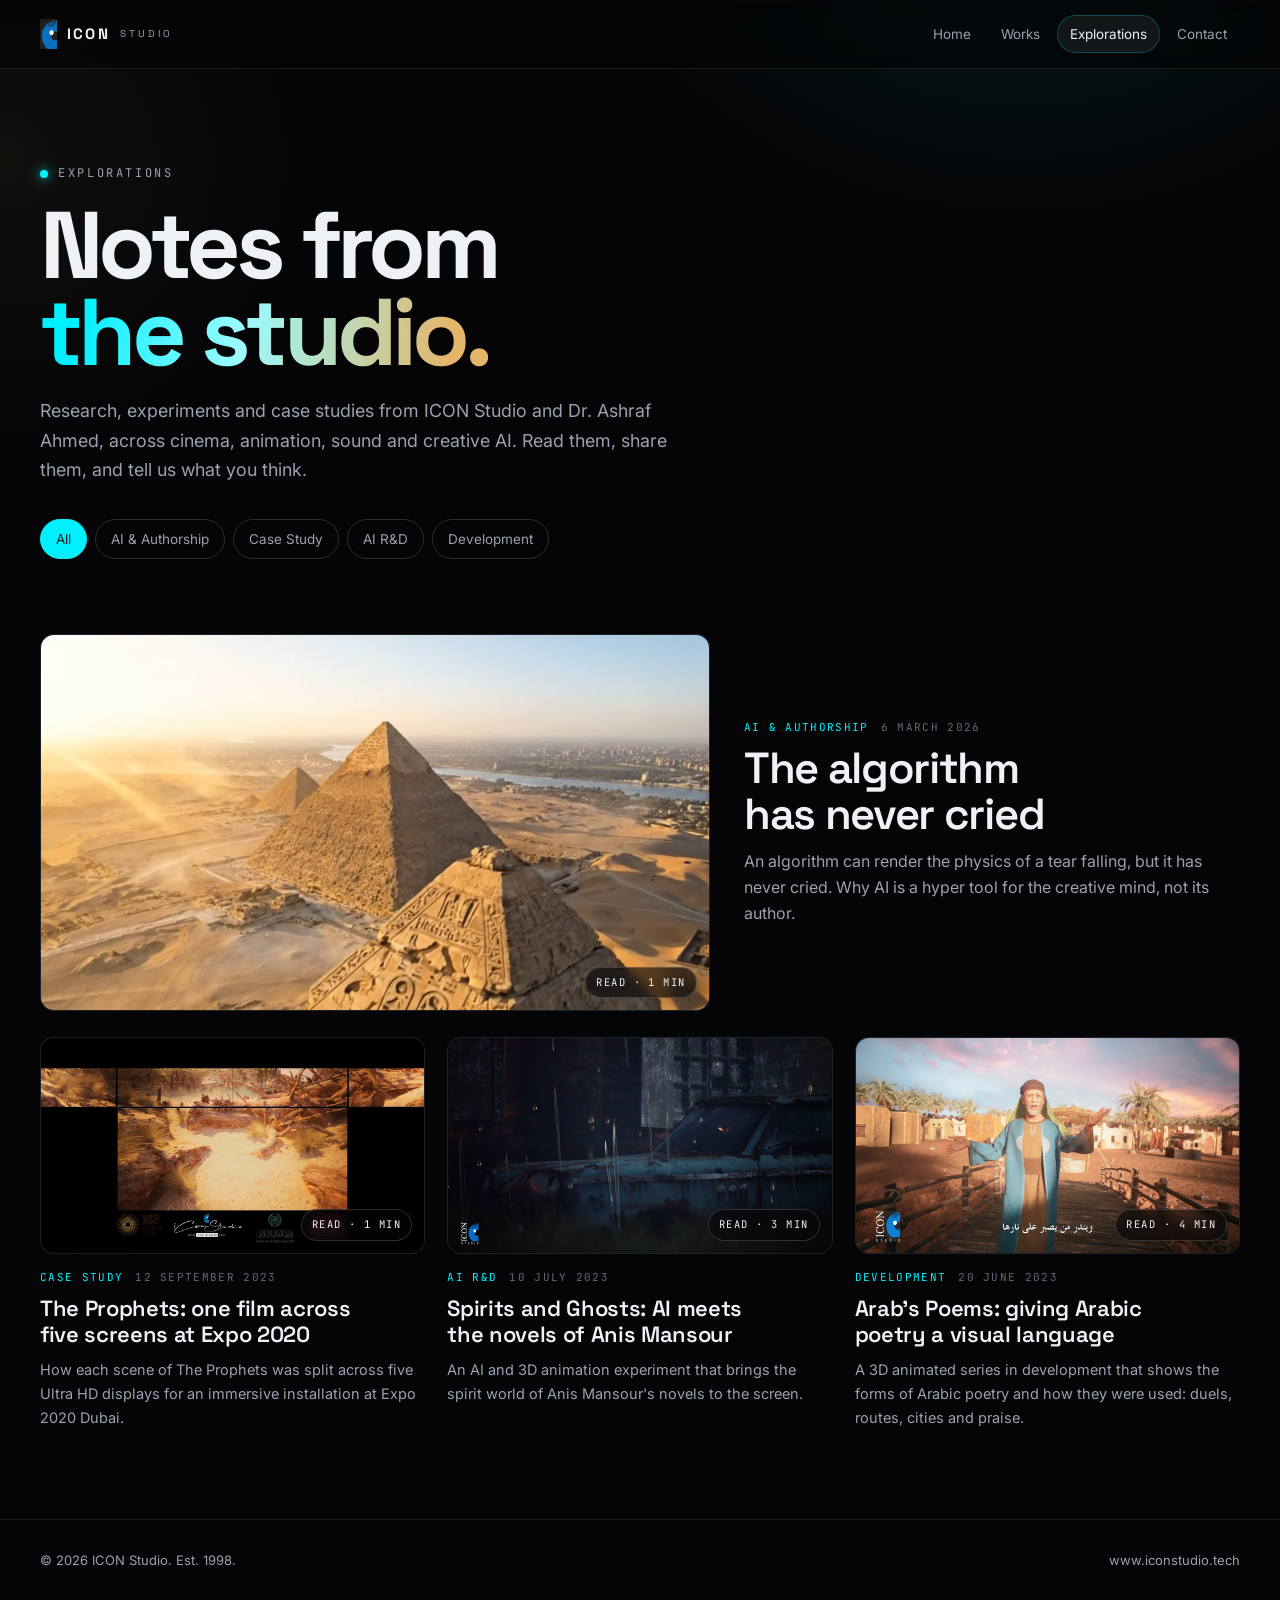
<file: explorations/index.html>
<!doctype html>
<html lang="en">
<head>
<meta charset="utf-8">
<meta name="viewport" content="width=device-width, initial-scale=1, viewport-fit=cover">
<title>Explorations | ICON Studio</title>
<meta name="description" content="Research, experiments and case studies from ICON Studio and Dr. Ashraf Ahmed: cinema, animation, sound and creative AI.">
<meta name="theme-color" content="#050507">
<meta property="og:title" content="Explorations | ICON Studio">
<meta property="og:description" content="Research, experiments and case studies from ICON Studio and Dr. Ashraf Ahmed.">
<meta property="og:image" content="https://www.iconstudio.tech/explorations/covers/1171193066.jpg">
<link rel="icon" type="image/png" href="../assets/icon-logo.png">
<link rel="preconnect" href="https://fonts.googleapis.com">
<link rel="preconnect" href="https://fonts.gstatic.com" crossorigin>
<link href="https://fonts.googleapis.com/css2?family=Space+Grotesk:wght@400;500;600;700&family=Inter:wght@400;500;600&family=JetBrains+Mono:wght@400;500&family=IBM+Plex+Sans+Arabic:wght@400;500&display=swap" rel="stylesheet">
<link rel="stylesheet" href="explore.css">
</head>
<body>
<header class="top">
  <div class="wrap">
    <a class="logo" href="../" aria-label="ICON Studio home"><img src="../assets/icon-logo.png" alt="" width="18" height="32">ICON<small>STUDIO</small></a>
    <nav aria-label="Main">
      <a href="../" class="opt">Home</a>
      <a href="../#works" class="opt">Works</a>
      <a href="./" aria-current="page">Explorations</a>
      <a href="../#contact">Contact</a>
    </nav>
  </div>
</header>

<main class="wrap">
  <section class="hero">
    <p class="eyebrow">Explorations</p>
    <h1 class="display">Notes from<br><em>the studio.</em></h1>
    <p class="lede">Research, experiments and case studies from ICON Studio and Dr. Ashraf Ahmed, across cinema, animation, sound and creative AI. Read them, share them, and tell us what you think.</p>
    <div class="filters" id="filters" aria-label="Filter by topic"></div>
  </section>
  <section class="grid" id="grid" aria-live="polite"></section>
</main>

<footer class="site">
  <div class="wrap">
    <span>&copy; <span id="y">2026</span> ICON Studio. Est. 1998.</span>
    <a href="../">www.iconstudio.tech</a>
  </div>
</footer>
<script>document.getElementById('y').textContent = new Date().getFullYear();</script>
<script src="explore.js"></script>
</body>
</html>
</file>
<file: explorations/explore.css>
/* Explorations: research notes and case studies. Shares tokens with the home page. */
:root{
  color-scheme:dark;
  --bg:#050507; --bg-2:#0a0b10; --ion:#00F0FF; --brand-blue:#0A70B9;
  --gold:#E3B66B; --copper:#C47A4A;
  --text:#EEF1F6; --muted:#9AA1B0; --dim:#626877;
  --line:rgba(255,255,255,.09); --line-2:rgba(255,255,255,.16); --glass:rgba(255,255,255,.035);
  --radius:18px; --maxw:1240px;
  --f-display:'Space Grotesk',system-ui,sans-serif;
  --f-body:'Inter',system-ui,sans-serif;
  --f-mono:'JetBrains Mono',ui-monospace,SFMono-Regular,monospace;
  --f-ar:'IBM Plex Sans Arabic','Segoe UI',sans-serif;
  --ease:cubic-bezier(.2,.7,.1,1);
}
*,*::before,*::after{box-sizing:border-box}
html{background:var(--bg)}
body{margin:0;background:
  radial-gradient(60% 40% at 80% -10%,rgba(0,240,255,.10),transparent 60%),
  radial-gradient(40% 30% at 0% 10%,rgba(227,182,107,.06),transparent 60%),var(--bg);
  color:var(--text);font-family:var(--f-body);font-size:16px;line-height:1.65;-webkit-font-smoothing:antialiased;min-height:100vh}
a{color:inherit;text-decoration:none}
img{display:block;max-width:100%}
:focus-visible{outline:2px solid var(--ion);outline-offset:3px;border-radius:6px}
.wrap{max-width:var(--maxw);margin:0 auto;padding-left:max(20px,env(safe-area-inset-left,0px));padding-right:max(20px,env(safe-area-inset-right,0px))}
.mono{font-family:var(--f-mono);letter-spacing:.02em}

/* Header */
.top{position:sticky;top:0;z-index:20;backdrop-filter:blur(16px) saturate(140%);-webkit-backdrop-filter:blur(16px) saturate(140%);background:rgba(5,5,7,.7);border-bottom:1px solid var(--line)}
.top .wrap{display:flex;align-items:center;justify-content:space-between;gap:16px;height:68px}
.logo{display:flex;align-items:center;gap:10px;font-family:var(--f-display);font-weight:700;letter-spacing:.14em;font-size:15px}
.logo img{height:30px;width:auto}
.logo small{font-weight:400;letter-spacing:.3em;color:var(--muted);font-size:10px}
.top nav{display:flex;gap:4px;flex-wrap:wrap;justify-content:flex-end}
.top nav a{padding:8px 13px;border-radius:999px;font-size:13.5px;color:var(--muted);transition:color .3s,background .3s}
.top nav a:hover,.top nav a[aria-current=page]{color:var(--text);background:rgba(255,255,255,.06)}
.top nav a[aria-current=page]{box-shadow:inset 0 0 0 1px rgba(0,240,255,.25)}
@media (max-width:640px){.top nav a.opt{display:none}}

/* Hero */
.hero{padding:clamp(56px,10vh,110px) 0 clamp(28px,5vh,48px)}
.eyebrow{display:inline-flex;align-items:center;gap:10px;font-family:var(--f-mono);font-size:12px;letter-spacing:.22em;text-transform:uppercase;color:var(--muted);margin:0 0 18px}
.eyebrow::before{content:"";width:8px;height:8px;border-radius:50%;background:var(--ion);box-shadow:0 0 12px var(--ion)}
h1.display{font-family:var(--f-display);font-weight:700;font-size:clamp(44px,7.4vw,108px);line-height:.92;letter-spacing:-.05em;margin:0 0 20px;text-wrap:balance}
h1.display em{font-style:normal;background:linear-gradient(100deg,var(--ion) 10%,#9AFBFF 45%,var(--gold) 90%);-webkit-background-clip:text;background-clip:text;color:transparent}
.lede{font-size:clamp(16px,1.4vw,19px);color:var(--muted);max-width:60ch;margin:0}

/* Filters */
.filters{display:flex;flex-wrap:wrap;gap:8px;margin:34px 0 0}
.chip{font:inherit;font-size:13.5px;padding:8px 15px;border-radius:999px;border:1px solid var(--line-2);background:transparent;color:var(--muted);cursor:pointer;transition:all .3s}
.chip:hover{color:var(--text);border-color:var(--text)}
.chip[aria-pressed=true]{color:#00161a;background:var(--ion);border-color:var(--ion)}

/* Grid */
.grid{display:grid;grid-template-columns:repeat(3,1fr);gap:26px 22px;padding:30px 0 90px}
.card{display:grid;gap:14px;align-content:start;min-width:0}
.card .media{position:relative;aspect-ratio:16/9;border-radius:14px;overflow:hidden;border:1px solid var(--line);background:var(--bg-2)}
.card .media img{width:100%;height:100%;object-fit:cover;transition:transform 1s var(--ease),filter .5s}
.card:hover .media img,.card:focus-visible .media img{transform:scale(1.05);filter:saturate(1.15) brightness(1.08)}
.card .media .play{position:absolute;right:12px;bottom:12px;font-family:var(--f-mono);font-size:10.5px;letter-spacing:.14em;text-transform:uppercase;padding:6px 10px;border-radius:999px;background:rgba(5,5,7,.6);backdrop-filter:blur(6px);border:1px solid var(--line-2)}
.meta{display:flex;flex-wrap:wrap;gap:6px 12px;font-family:var(--f-mono);font-size:11px;letter-spacing:.12em;text-transform:uppercase;color:var(--dim)}
.meta .cat{color:var(--ion)}
.card h2{margin:0;font-family:var(--f-display);font-weight:600;font-size:22px;line-height:1.18;letter-spacing:-.015em;text-wrap:balance}
.card p{margin:0;color:var(--muted);font-size:14.5px}
.card.feature{grid-column:1 / -1;grid-template-columns:1.35fr 1fr;gap:34px;align-items:center}
.card.feature h2{font-size:clamp(28px,3.4vw,46px);line-height:1.05;letter-spacing:-.03em}
.card.feature p{font-size:16px}
.card[lang=ar],.card [lang=ar]{font-family:var(--f-ar)}
@media (max-width:980px){.grid{grid-template-columns:repeat(2,1fr)}.card.feature{grid-template-columns:1fr;gap:16px}}
@media (max-width:620px){.grid{grid-template-columns:1fr}}
.empty{padding:60px 0;color:var(--muted)}

/* Article */
.article-head{padding:clamp(40px,8vh,80px) 0 26px;max-width:900px}
.back{display:inline-flex;gap:8px;font-family:var(--f-mono);font-size:11.5px;letter-spacing:.16em;text-transform:uppercase;color:var(--muted);margin-bottom:26px}
.back:hover{color:var(--ion)}
.article-head h1{font-family:var(--f-display);font-weight:700;font-size:clamp(34px,5.2vw,68px);line-height:1;letter-spacing:-.04em;margin:14px 0 18px;text-wrap:balance}
.byline{color:var(--muted);font-size:15px}
.cover{border-radius:18px;overflow:hidden;border:1px solid var(--line);aspect-ratio:16/9;max-height:62vh;width:100%}
.cover img{width:100%;height:100%;object-fit:cover}
.prose{max-width:68ch;margin:44px auto 0;font-size:18px;line-height:1.75;color:#D6DAE2}
.prose > *{margin:0 0 1.15em}
.prose h2{font-family:var(--f-display);font-weight:600;font-size:28px;line-height:1.2;letter-spacing:-.02em;color:var(--text);margin-top:1.8em}
.prose h3{font-family:var(--f-display);font-weight:600;font-size:21px;color:var(--text);margin-top:1.5em}
.prose a{color:var(--ion);text-decoration:underline;text-underline-offset:3px}
.prose strong{color:var(--text)}
.prose blockquote{margin:1.4em 0;padding:4px 0 4px 22px;border-left:2px solid var(--gold);font-family:var(--f-display);font-size:clamp(22px,2.4vw,30px);line-height:1.35;color:var(--text)}
.prose blockquote p{margin:0}
.prose ul,.prose ol{padding-left:1.3em}
.prose li{margin:.35em 0}
.prose li::marker{color:var(--ion)}
.prose img{border-radius:12px;border:1px solid var(--line)}
.prose em{color:var(--muted)}
.prose code{font-family:var(--f-mono);font-size:.88em;background:rgba(255,255,255,.06);padding:2px 6px;border-radius:6px}
.prose .embed{position:relative;aspect-ratio:16/9;border-radius:14px;overflow:hidden;border:1px solid var(--line);background:#000;margin:1.6em 0}
.prose .embed iframe{position:absolute;inset:0;width:100%;height:100%;border:0}
.prose[dir=rtl]{font-family:var(--f-ar)}
.prose[dir=rtl] blockquote{border-left:0;border-right:2px solid var(--gold);padding:4px 22px 4px 0}
.prose[dir=rtl] ul,.prose[dir=rtl] ol{padding-left:0;padding-right:1.3em}
.article-foot{max-width:68ch;margin:56px auto 0;padding-top:24px;border-top:1px solid var(--line);display:flex;flex-wrap:wrap;gap:12px;justify-content:space-between;align-items:center;color:var(--muted);font-size:14px}
.share{display:flex;gap:8px;flex-wrap:wrap}
.share a,.share button{font:inherit;font-size:13px;padding:7px 13px;border-radius:999px;border:1px solid var(--line-2);background:transparent;color:var(--text);cursor:pointer}
.share a:hover,.share button:hover{border-color:var(--ion);color:var(--ion)}
.more{padding:70px 0 90px}
.more h2.section{font-family:var(--f-display);font-weight:600;font-size:26px;letter-spacing:-.02em;margin:0 0 4px}

footer.site{border-top:1px solid var(--line);padding:30px 0 40px;color:var(--muted);font-size:13px}
footer.site .wrap{display:flex;flex-wrap:wrap;gap:16px;justify-content:space-between}
footer.site a:hover{color:var(--ion)}
@media (prefers-reduced-motion:reduce){*{transition-duration:.01ms !important}}
</file>
